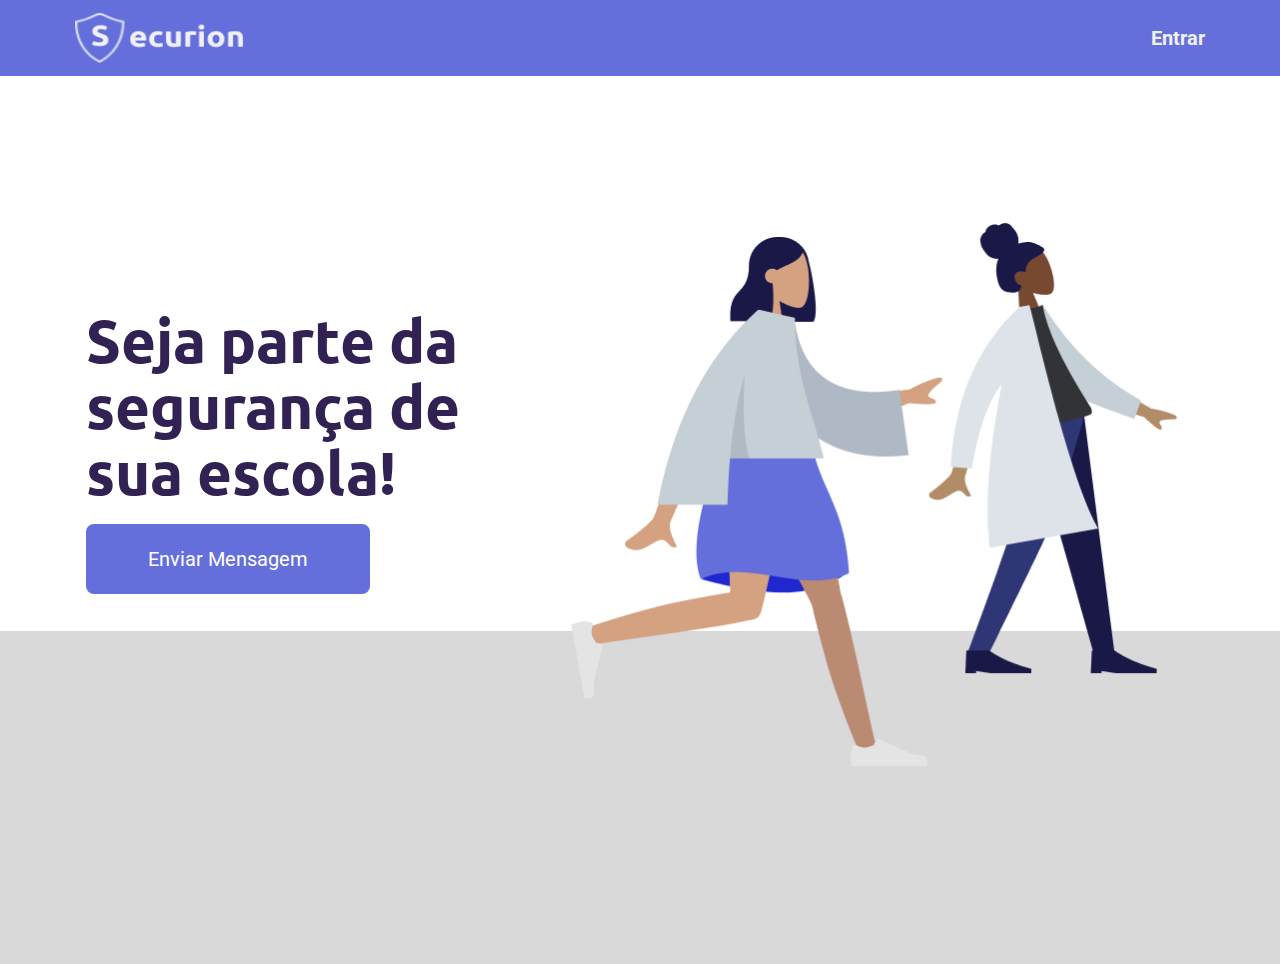
<file: index.html>
<!DOCTYPE html>
<html lang="pt-BR">
  <head>
    <meta charset="UTF-8" />
    <meta http-equiv="X-UA-Compatible" content="IE=edge" />
    <meta name="viewport" content="width=device-width, initial-scale=1.0" />
    <meta name="description" content="Sistema de Segurança Escolar" />
    <link rel="preconnect" href="https://fonts.googleapis.com" />
    <link rel="preconnect" href="https://fonts.gstatic.com" crossorigin />
    <link
      href="https://fonts.googleapis.com/css2?family=Roboto:wght@300;500;700&family=Ubuntu:ital,wght@0,300;0,500;0,700;1,500&display=swap"
      rel="stylesheet"
    />
    <link rel="stylesheet" href="./css/reset.css" />
    <link rel="stylesheet" href="./css/index.css" />
    <link
      rel="icon"
      type="image/png"
      sizes="32x32"
      href="./favicon/favicon-32x32.png"
    />
    <link
      rel="icon"
      type="image/png"
      sizes="16x16"
      href="./favicon/favicon-16x16.png"
    />
    <title>Securion • Inicial</title>
  </head>
  <body>
    <div class="container">
      <header>
        <img id="logo" src="./images/logo.png" alt="logotipo" />
        <nav>
          <a href="./login.html">Entrar</a>
        </nav>
      </header>

      <main>
        <section>
          <h2>Seja parte da segurança de sua escola!</h2>
          <form action="./mensagem.html">
            <button type="submit">Enviar Mensagem</button>
          </form>
        </section>
        <figure>
          <img src="./images/pair.png" alt="Imagem de Estudante e Professora" />
        </figure>
      </main>

      <footer></footer>
    </div>
  </body>
</html>
</file>
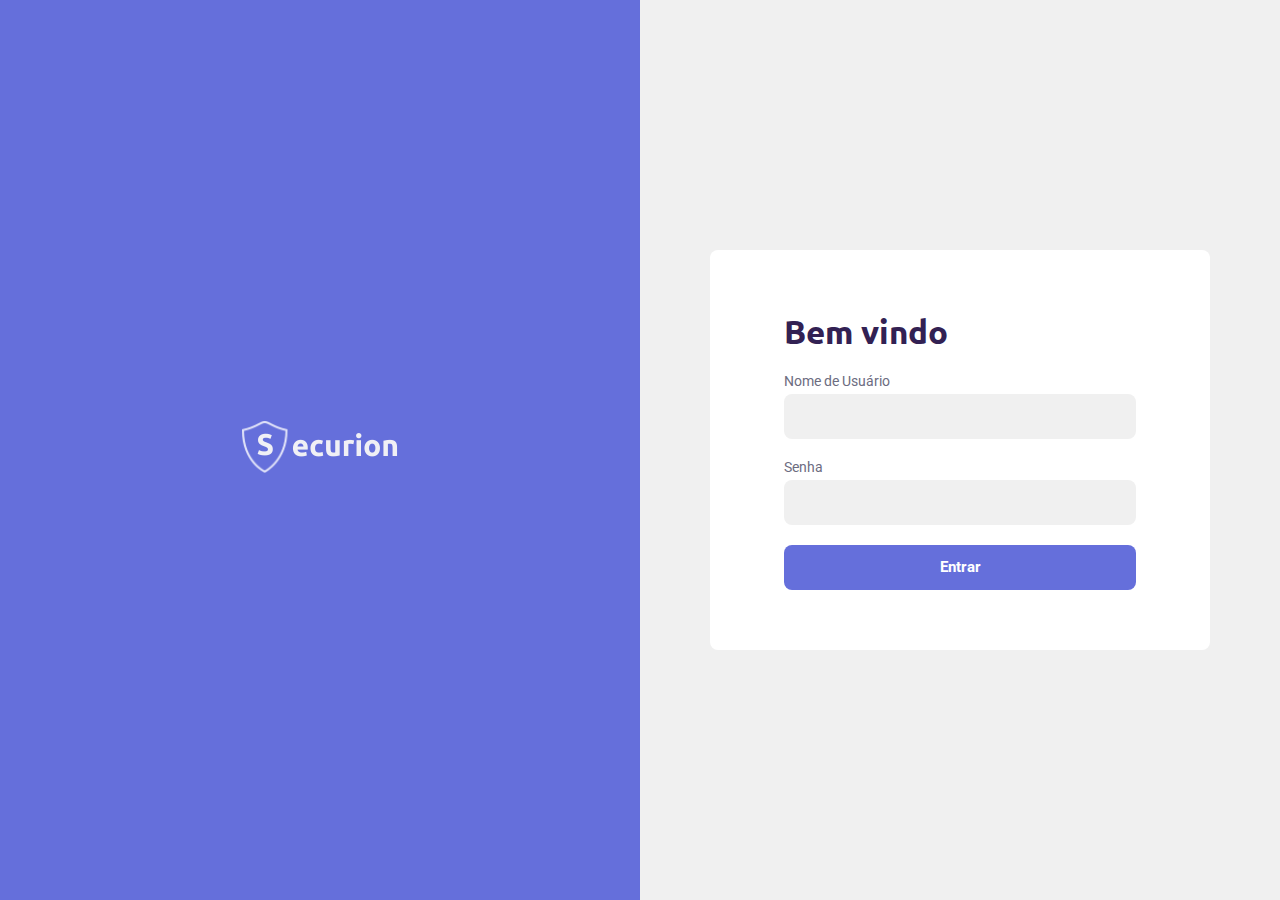
<file: login.html>
<!DOCTYPE html>
<html lang="pt-br">
	<head>
		<meta charset="UTF-8" />
		<meta http-equiv="X-UA-Compatible" content="IE=edge" />
		<meta name="viewport" content="width=device-width, initial-scale=1.0" />
		<meta name="description" content="Sistema de Segurança Escolar" />
		<link rel="stylesheet" href="./css/login.css" />
		<link
			href="https://fonts.googleapis.com/css2?family=Roboto:wght@300;500;700&family=Ubuntu:ital,wght@0,300;0,500;0,700;1,500&display=swap"
			rel="stylesheet"
		/>
		<link
			rel="icon"
			type="image/png"
			sizes="32x32"
			href="./favicon/favicon-32x32.png"
		/>
		<link
			rel="icon"
			type="image/png"
			sizes="16x16"
			href="./favicon/favicon-16x16.png"
		/>
		<link rel="stylesheet" href="./css/main.css" />
		<title>Securion • Login</title>
	</head>

	<body>
		<header id="container-header">
			<a href="./index.html">
				<img src="./images/logo.png" alt="logo" />
			</a>
		</header>
		<main>
			<section id="container-login">
				<div id="form-login">
					<h1>Bem vindo</h1>
					<form action="#">
						<label for="username" id="nomeUsuario"
							>Nome de Usuário</label
						>
						<input
							type="text"
							id="username"
							maxlength="10"
							required
						/>
						<label for="password" id="senhaUsuario">Senha</label>
						<input
							type="password"
							id="password"
							maxlength="20"
							required
						/>
						<button
							type="button"
							id="botaoEntrar"
							onclick="validate()"
						>
							Entrar
						</button>
					</form>
				</div>
			</section>
		</main>
		<script src="./js/login.js"></script>
	</body>
</html>
</file>
<file: css/index.css>
body {
	min-width: 100vw;
	min-height: 100vh;
	background-color: gray;
	font-weight: 700;
	font-family: Ubuntu, sans-serif;
}

/* .container {
   width: 1280px;
   max-width: 100vw;
   height: 100vh;
   background-color: white;
   margin: 0 auto;
} */

header {
	width: 100%;
	height: 76px;
	display: flex;
	justify-content: space-between;
	align-items: center;
	background-color: #656fdb;
	color: #f0f0f0;
}

/* h1 {
   font-size: 30px;
   padding: 0 75px;
} */

#logo {
	width: 170px;
	height: 50px;
	padding: 0 75px;
	/* min-width: 180px; */
}

nav a {
	color: #f0f0f0;
	font-size: 20px;
	font-family: roboto, sans-serif;
	padding: 0 75px;
	text-decoration: none;
}

nav:hover {
	cursor: pointer;
}

main {
	display: flex;
	justify-content: space-evenly;
	/* border: 1px solid red; */
	background-color: white;
}

section {
	width: 400px;
	padding-top: 230px;
}

h2 {
	font-size: 60px;
	color: #322153;
	line-height: 110%;
}

button {
	width: 284px;
	height: 70px;
	background-color: #656fdb;
	color: white;
	border: none;
	border-radius: 8px;
	font-family: roboto, sans-serif;
	font-size: 20px;
	margin-top: 20px;
	cursor: pointer;
}

button:hover {
	cursor: pointer;
	background-color: #5c65c6;
	color: #f0f0f0;
}

figure img {
	width: 623px;
	height: 554;
	transform: translateY(137px);
	z-index: 1;
}

footer {
	width: 100%;
	height: 333px;
	background-color: #d9d9d9;
	z-index: 2;
}

@media screen and (max-width: 1048px) {
	figure img {
		width: 80%;
		margin-top: 60px;
		transform: translateY(0);
	}

	main {
		justify-content: center;
		text-align: center;
		flex-direction: column-reverse;
		align-items: center;
		padding-bottom: 30px;
	}

	section {
		padding-top: 40px;
		width: 70%;
	}

	h2 {
		font-size: 45px;
	}

	footer {
		visibility: hidden;
		display: none;
	}
}

@media screen and (max-width: 450px) {
	h1 {
		padding: 0 30px;
	}

	#logo {
		padding: 0 30px;
	}

	nav a {
		padding: 0 30px;
	}

	h2 {
		font-size: 30px;
	}

	button {
		width: 90%;
	}
}
</file>
<file: css/login.css>
* {
	box-sizing: border-box;
	margin: 0;
	padding: 0;
	outline: 0;
	font-style: normal;
	font-family: "Ubuntu", Arial, sans-serif;
}

body {
	display: flex;
}

#container-header {
	display: flex;
	background-color: #656fdb;
	width: 50%;
	align-items: center;
	justify-content: center;
	color: white;
	font-size: 25px;
	height: 100vh;
}

main {
	display: flex;
	flex-direction: column;
	width: 50%;
	justify-content: center;
	align-items: center;
	background-color: #f0f0f0;
}

#container-login {
	display: flex;
	justify-content: center;
	align-items: center;
	width: 80%;
	height: 400px;
	background-color: white;
	border-radius: 8px;
	padding: 30px;
	max-width: 500px;
}

#form-login {
	width: 80%;
}

#container-login h1 {
	margin-bottom: 20px;
}

#container-login label {
	display: flex;
	font-size: 14px;
	margin-bottom: 5px;
	color: #6c6c80;
}

#container-login input {
	display: flex;
	width: 100%;
	height: 45px;
	border-radius: 8px;
	background-color: #f0f0f0;
	border: none;
	margin-bottom: 20px;
	padding: 16px 24px;
	color: #6c6c80;
	font-weight: lighter;
	font-family: Roboto, sans-serif;
}

#container-login button {
	width: 100%;
	height: 45px;
	background-color: #656fdb;
	border: none;
	border-radius: 8px;
	color: white;
	font-weight: bold;
	font-size: 15px;
}

#container-login button:hover {
	cursor: pointer;
	background-color: #5c65c6;
	color: #f0f0f0;
}

@media (max-width: 1000px) {
	body {
		flex-wrap: wrap;
		height: 100vh;
	}

	main {
		width: 100%;
		height: 90vh;
	}

	#container-header {
		width: 100%;
		height: 10vh;
		font-size: 18px;
	}

	#container-login {
		width: 65%;
	}
}

@media (max-width: 630px) {
	#container-login {
		width: 80%;
	}
}
</file>
<file: css/main.css>
* {
	margin: 0;
	padding: 0;
	font-family: "Roboto", sans-serif;
}

body {
	background: #f0f0f0;
}

a {
	text-decoration: none;
}

h1 {
	font-size: 33px;
	font-weight: 700;
	color: #322153;
	font-family: Ubuntu, sans-serif;
}

h2 {
	font-size: 25px;
	color: #6c6c80;
	font-family: Ubuntu, sans-serif;
	font-weight: 700;
}

h3 {
	font-size: 15px;
	color: #6c6c80;
	font-family: Ubuntu, sans-serif;
	font-weight: 400;
}

p {
	font-size: 18px;
	color: #6c6c80;
	font-family: Roboto, sans-serif;
	font-weight: 400;
}

/* css navbar  */

.navbar ul a { 
	padding: 1em;     
	margin: -1em; 
}

.navbar ul {
	align-items: center;
	background-color: #656fdb;
	color: #f0f0f0;
	display: flex;
	height: 76px;
}
.navbar li {
	list-style-type: none;
	padding: 1rem;
}

.navbar a {
	color: #f0f0f0;
}

.navbar-logo {
	flex: 1;
	font-size: 1.5rem;
	user-select: none;
}

.navbar img {
	margin-left: 77px;
}
.navbar li:last-child {
	margin-right: 77px;
}

.navbar-toggle {
	display: none;
}

@media (max-width: 600px) {
	.navbar ul {
		flex-wrap: wrap;
		height: auto;
	}

	.navbar li:last-child {
		margin: auto;
	}

	.navbar-toggle {
		display: block;
	}
	.navbar-links {
		display: none;
		text-align: center;
		width: 100%;
	}
	.active {
		display: block;
	}
}

ul li.navbar-links:hover {
	background-color: #707aeb;
	border-radius: 10px;
}
</file>
